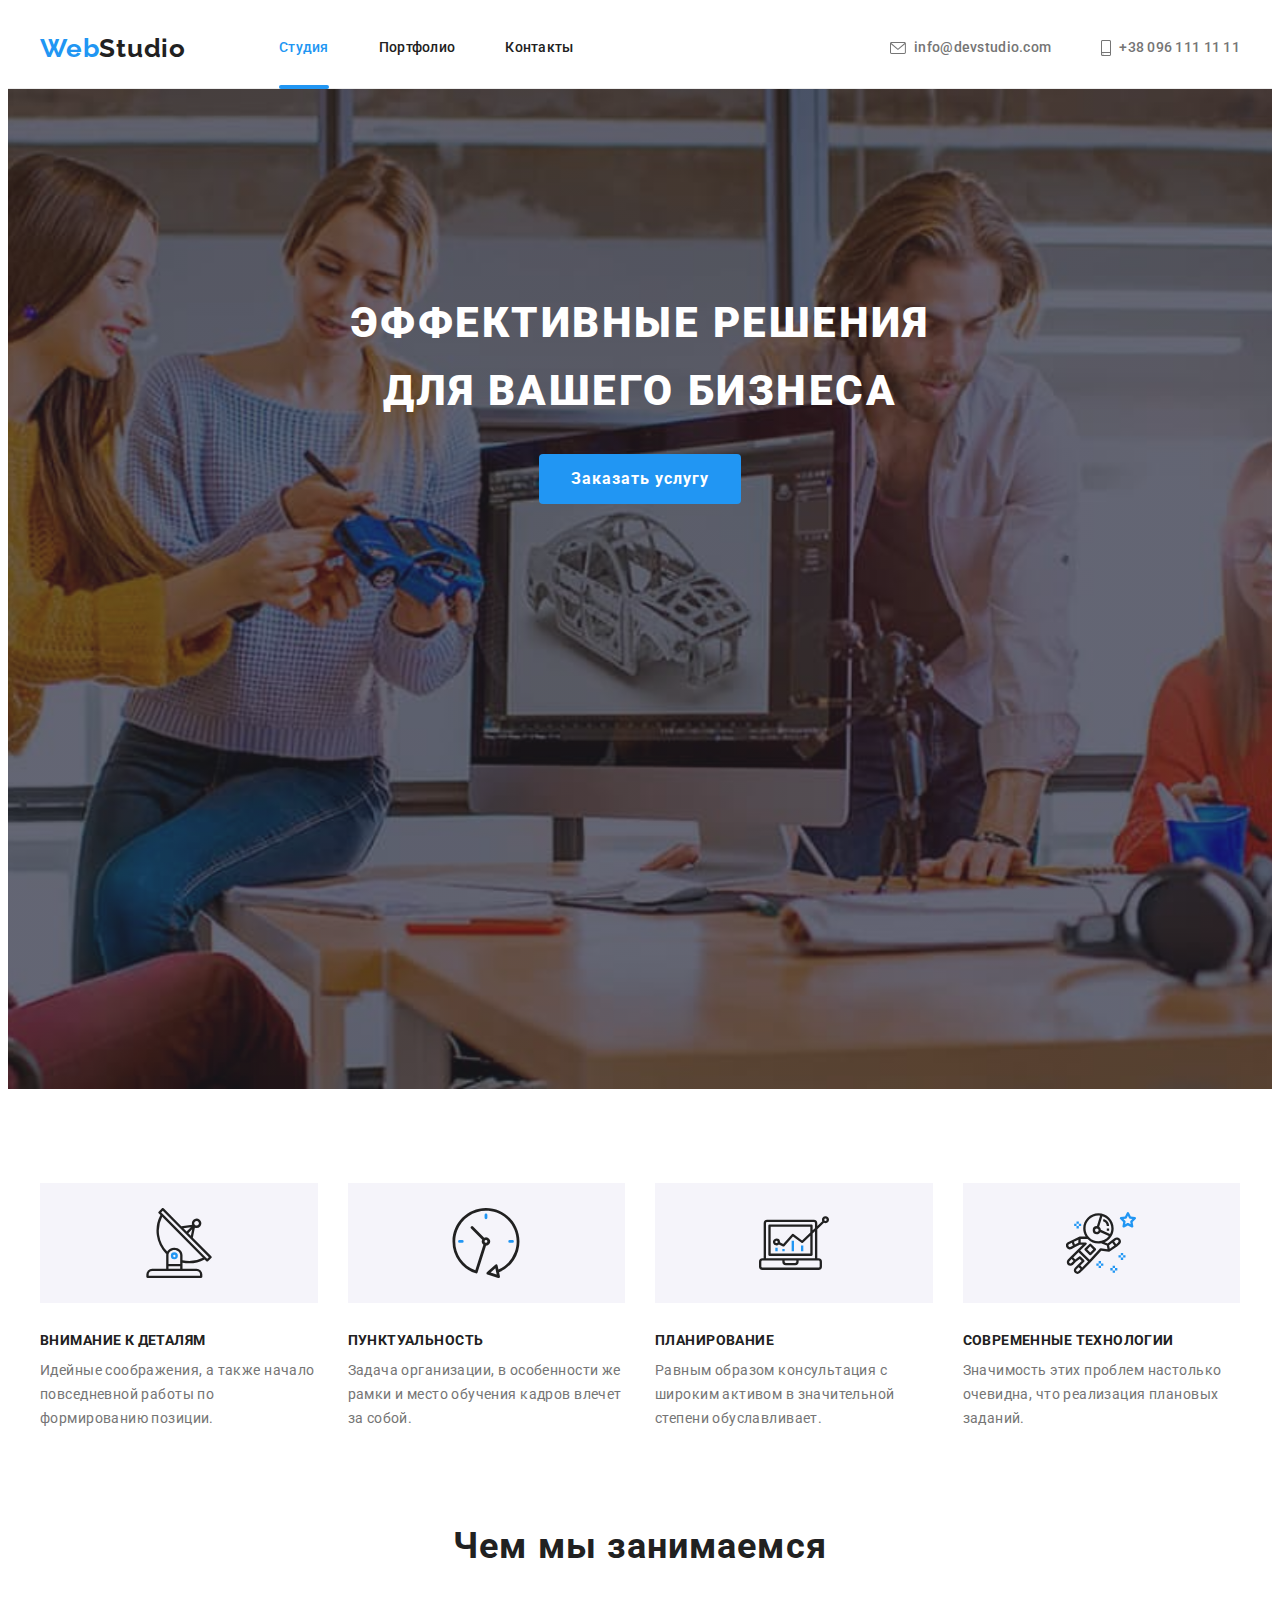
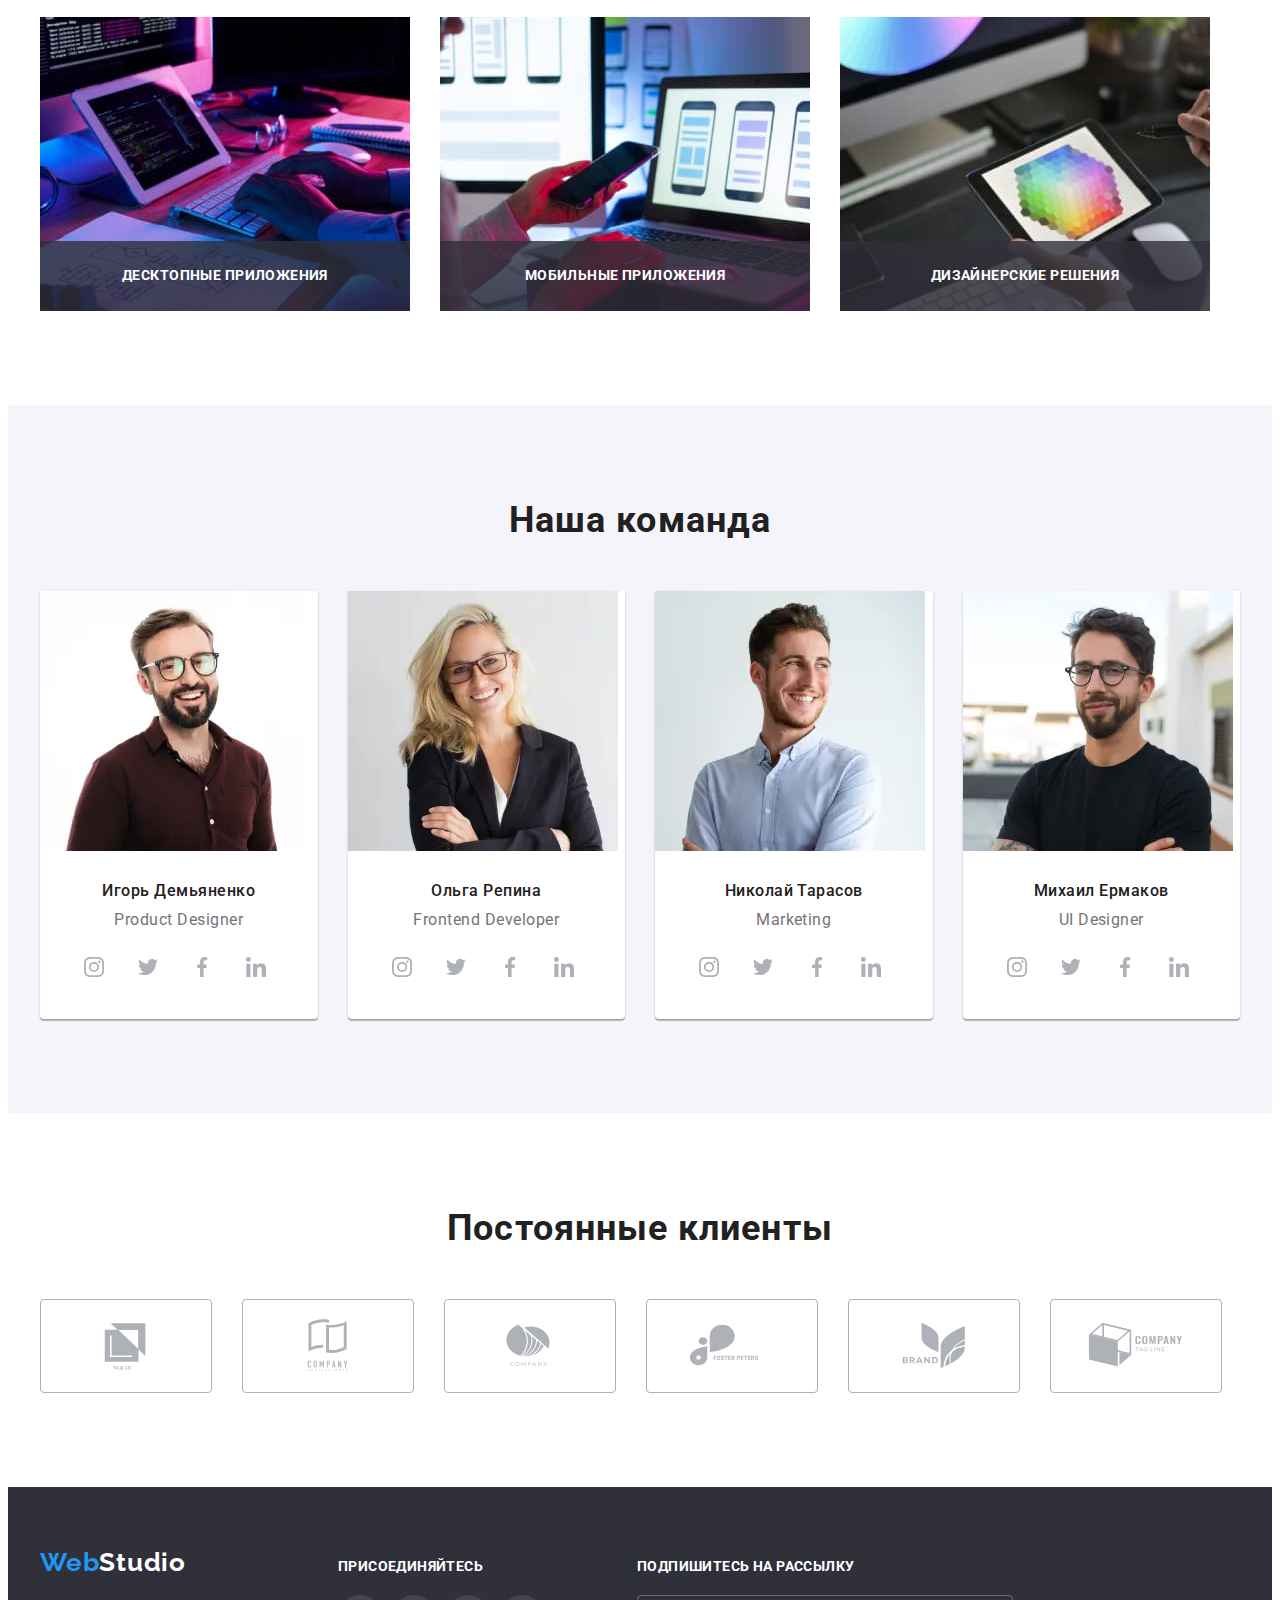
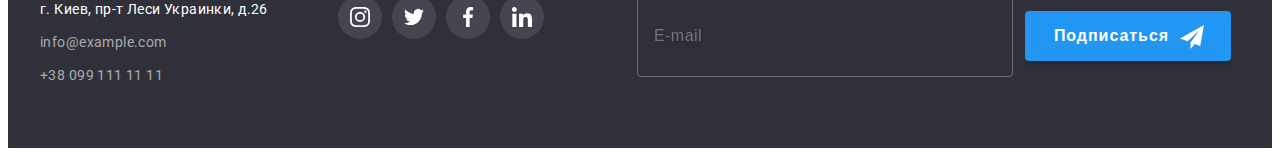
<file: index.html>
<!DOCTYPE html>
<html lang="ru">

<head>
  <meta charset="UTF-8" />
  <meta http-equiv="X-UA-Compatible" content="IE=edge" />
  <meta name="viewport" content="width=device-width, initial-scale=1.0" />
  <title>WebStudio</title>
  <link rel="preconnect" href="https://fonts.gstatic.com" />
  <link href="https://fonts.googleapis.com/css2?family=Raleway:wght@700&family=Roboto:wght@400;500;700;900&display=swap"
    rel="stylesheet" />
  <link rel="stylesheet" href="https://cdnjs.cloudflare.com/ajax/libs/modern-normalize/1.1.0/modern-normalize.min.css"
    integrity="sha512-wpPYUAdjBVSE4KJnH1VR1HeZfpl1ub8YT/NKx4PuQ5NmX2tKuGu6U/JRp5y+Y8XG2tV+wKQpNHVUX03MfMFn9Q=="
    crossorigin="anonymous" referrerpolicy="no-referrer" />
  <link rel="stylesheet" href="./css/main.min.css">
</head>

<body>

  <!-- Верхняя линия -->

  <header class="header">
    <div class="container header__container">
      <nav class="nav">
        <a href="./index.html" class="nav__logo logo link"><span class="colortext">Web</span>Studio</a>
        <ul class="nav__list list">
          <li class="nav__item"><a href="./index.html" class="nav__link link nav__link--current current">Студия</a></li>
          <li class="nav__item"><a href="./portfolio.html" class="nav__link link">Портфолио</a></li>
          <li class="nav__item"><a href="#" class="nav__link link">Контакты</a></li>
        </ul>
      </nav>

      <button type="button" class="mobile-menu__button" data-menu-button aria-expanded="false">
        <svg class="mobile-menu__icon">
          <use class="mobile-menu__open" href="./images/symbol-defs.svg#burger"></use>
          <use class="mobile-menu__close" href="./images/symbol-defs.svg#close"></use>
        </svg>
      </button>

      <ul class="contacts__list list">
        <li class="contacts__item">
          <a class="contacts__list list link" href="mailto:info@devstudio.com">
            <svg class="mail" width="16px" height="12px">
              <use href="./images/symbol-defs.svg#envelope"></use>
            </svg>
            info@devstudio.com
          </a>
        </li>
        <li class="contacts__item">
          <a class="contacts__list list link" href="tel:+38-096-111-11-11">
            <svg class="tel" width="10px" height="16px">
              <use href="./images/symbol-defs.svg#smartphone"></use>
            </svg>
            +38 096 111 11 11
          </a>
        </li>
      </ul>
    </div>

    <div class="mobile-menu" data-menu>
      <div class="mobile-menu__container">
        <ul class="mobile-menu__list list">
          <li class="mobile-menu__item"><a href="./index.html"
              class="mobile-menu__link link mobile-menu__link--current current">Студия</a></li>
          <li class="mobile-menu__item"><a href="./portfolio.html" class="mobile-menu__link link">Портфолио</a></li>
          <li class="mobile-menu__item"><a href="#" class="mobile-menu__link link">Контакты</a></li>
        </ul>

        <div class="mobile-menu__box">
          <ul class="mobile-contacts__list list">
            <li class="mobile-contacts__item">
              <a class="mobile-contacts__link mobile-contacts__tel list link" href="tel:+38-096-111-11-11">
                +38 096 111 11 11
              </a>
            </li>
            <li class="mobile-contacts__item">
              <a class="mobile-contacts__link list link" href="mailto:info@devstudio.com">
                info@devstudio.com
              </a>
            </li>
          </ul>

          <ul class="mobile-social__list list">
            <li class="mobile-social__item">
              <a class="mobile-social__link list link mobile-social__link--line1" href="#">Instagram</a>
            </li>
            <li class="mobile-social__item">
              <a class="mobile-social__link list link mobile-social__link--line2" href="#">Twitter</a>
            </li>
            <li class="mobile-social__item">
              <a class="mobile-social__link list link mobile-social__link--line3" href="#">Facebook</a>
            </li>
            <li class="mobile-social__item">
              <a class="mobile-social__link list link mobile-social__link--line4" href="#">LinkedIn</a>
            </li>
          </ul>
        </div>
      </div>
    </div>
  </header>

  <main>

    <!-- Герой -->

    <section class="hero">
      <div class="container">
        <h1 class="hero__title">ЭФФЕКТИВНЫЕ РЕШЕНИЯ <br /> ДЛЯ ВАШЕГО БИЗНЕСА</h1>
        <button class="hero__btn" type="button" data-modal-open>Заказать услугу</button>
      </div>
    </section>

    <!-- Наши преимущества -->

    <section class="advantages">
      <div class="container">
        <h2 class="visually-hidden">"Наши преимущества"</h2>
        <ul class="advantages__list list">
          <li class="advantages__icon advantages__icon--antenna">
            <h3 class="advantages__title">Внимание к деталям</h3>
            <p class="advantages__discription">
              Идейные соображения, а также начало повседневной работы по
              формированию позиции.
            </p>
          </li>
          <li class="advantages__icon advantages__icon--clock">
            <h3 class="advantages__title">Пунктуальность</h3>
            <p class="advantages__discription">
              Задача организации, в особенности же рамки и место обучения кадров
              влечет за собой.
            </p>
          </li>
          <li class="advantages__icon advantages__icon--diagram">
            <h3 class="advantages__title">Планирование</h3>
            <p class="advantages__discription">
              Равным образом консультация с широким активом в значительной
              степени обуславливает.
            </p>
          </li>
          <li class="advantages__icon advantages__icon--astronaut">
            <h3 class="advantages__title">Современные технологии</h3>
            <p class="advantages__discription">
              Значимость этих проблем настолько очевидна, что реализация
              плановых заданий.
            </p>
          </li>
        </ul>
      </div>
    </section>

    <!-- Примеры работ -->
    <section class="work">
      <div class="container">
        <h2 class="work__title">Чем мы занимаемся</h2>

        <ul class="work__list list">
          <li class="work__item">
            <div class="work__box">
              <img src="./images/box1.jpg" alt="Клавиатура" width="370" height="294" />
              <div class="work__overlay">
                <p class="work__text">Десктопные приложения</p>
              </div>
            </div>
          </li>

          <li class="work__item">
            <div class="work__box">
              <img src="./images/box2.jpg" alt="Телефон" width="370" height="294" />
              <div class="work__overlay">
                <p class="work__text">Мобильные приложения</p>
              </div>
            </div>
          </li>

          <li class="work__item">
            <div class="work__box">
              <img src="./images/box3.jpg" alt="Планшет" width="370" height="294" />
              <div class="work__overlay">
                <p class="work__text">Дизайнерские решения</p>
              </div>
            </div>
          </li>
        </ul>
      </div>
    </section>

    <!-- Персонал -->
    <section class="team">
      <div class="container">
        <h2 class="team__title">Наша команда</h2>

        <ul class="team__list list">
          <li class="team__item">

            <picture>
              <source media="(min-width: 1200px)"
                srcset="./images/desktop/team1.webp 1x, ./images/desktop/team1@2x.webp 2x" type="image/webp">
              <source media="(min-width: 1200px)"
                srcset="./images/desktop/team1.jpg 1x, ./images/desktop/team1@2x.jpg 2x">

              <source media="(min-width: 768px)"
                srcset="./images/tablet/team1.webp 1x, ./images/tablet/team1@2x.webp 2x" type="image/webp">
              <source media="(min-width: 768px)" srcset="./images/tablet/team1.jpg 1x, ./images/tablet/team1@2x.jpg 2x">

              <source media="(max-width: 767px)"
                srcset="./images/mobile/team1.webp 1x, ./images/mobile/team1@2x.webp 2x" type="image/webp">
              <source media="(max-width: 767px)" srcset="./images/mobile/team1.jpg 1x, ./images/mobile/team1@2x.jpg 2x">

              <img src="#" alt="Игорь Демьяненко Product Designer" />
            </picture>

            <div class="team__box">
              <h3 class="team__name">Игорь Демьяненко</h3>
              <p class="team__position" lang="en">Product Designer</p>
              <ul class="social-icon__list list">
                <li class="social-icon__item">
                  <a class="social-icon__link" href="">
                    <svg class="icon-social-net" width="20px" height="20px">
                      <use href="./images/symbol-defs.svg#instagram"></use>
                    </svg>
                  </a>
                </li>
                <li class="social-icon__item">
                  <a class="social-icon__link" href="">
                    <svg class="icon-social-net" width="20px" height="20px">
                      <use href="./images/symbol-defs.svg#twitter"></use>
                    </svg>
                  </a>
                </li>
                <li class="social-icon__item">
                  <a class="social-icon__link" href="">
                    <svg class="icon-social-net" width="20px" height="20px">
                      <use href="./images/symbol-defs.svg#facebook"></use>
                    </svg>
                  </a>
                </li>
                <li class="social-icon__item">
                  <a class="social-icon__link" href="">
                    <svg class="icon-social-net" width="20px" height="20px">
                      <use href="./images/symbol-defs.svg#linkedin"></use>
                    </svg>
                  </a>
                </li>
              </ul>
            </div>
          </li>
          <li class="team__item">

            <picture>
              <source media="(min-width: 1200px)"
                srcset="./images/desktop/team2.webp 1x, ./images/desktop/team2@2x.webp 2x" type="image/webp">
              <source media="(min-width: 1200px)"
                srcset="./images/desktop/team2.jpg 1x, ./images/desktop/team2@2x.jpg 2x">

              <source media="(min-width: 768px)"
                srcset="./images/tablet/team2.webp 1x, ./images/tablet/team2@2x.webp 2x" type="image/webp">
              <source media="(min-width: 768px)" srcset="./images/tablet/team2.jpg 1x, ./images/tablet/team2@2x.jpg 2x">

              <source media="(max-width: 767px)"
                srcset="./images/mobile/team2.webp 1x, ./images/mobile/team2@2x.webp 2x" type="image/webp">
              <source media="(max-width: 767px)" srcset="./images/mobile/team2.jpg 1x, ./images/mobile/team2@2x.jpg 2x">

              <img src="#" alt="Ольга Репина Frontend Developer" />
            </picture>

            <div class="team__box">
              <h3 class="team__name">Ольга Репина</h3>
              <p class="team__position" lang="en">Frontend Developer</p>
              <ul class="social-icon__list list">
                <li class="social-icon__item">
                  <a class="social-icon__link" href="">
                    <svg class="icon-social-net" width="20px" height="20px">
                      <use href="./images/symbol-defs.svg#instagram"></use>
                    </svg>
                  </a>
                </li>
                <li class="social-icon__item">
                  <a class="social-icon__link" href="">
                    <svg class="icon-social-net" width="20px" height="20px">
                      <use href="./images/symbol-defs.svg#twitter"></use>
                    </svg>
                  </a>
                </li>
                <li class="social-icon__item">
                  <a class="social-icon__link" href="">
                    <svg class="icon-social-net" width="20px" height="20px">
                      <use href="./images/symbol-defs.svg#facebook"></use>
                    </svg>
                  </a>
                </li>
                <li class="social-icon__item">
                  <a class="social-icon__link" href="">
                    <svg class="icon-social-net" width="20px" height="20px">
                      <use href="./images/symbol-defs.svg#linkedin"></use>
                    </svg>
                  </a>
                </li>
              </ul>
            </div>
          </li>
          <li class="team__item">

            <picture>

              <source media="(min-width: 1200px)"
                srcset="./images/desktop/team3.webp 1x, ./images/desktop/team3@2x.webp 2x" type="image/webp">
              <source media="(min-width: 1200px)"
                srcset="./images/desktop/team3.jpg 1x, ./images/desktop/team3@2x.jpg 2x">

              <source media="(min-width: 768px)"
                srcset="./images/tablet/team3.webp 1x, ./images/tablet/team3@2x.webp 2x" type="image/webp">
              <source media="(min-width: 768px)" srcset="./images/tablet/team3.jpg 1x, ./images/tablet/team3@2x.jpg 2x">

              <source media="(max-width: 767px)"
                srcset="./images/mobile/team3.webp 1x, ./images/mobile/team3@2x.webp 2x" type="image/webp">
              <source media="(max-width: 767px)" srcset="./images/mobile/team3.jpg 1x, ./images/mobile/team3@2x.jpg 2x">

              <img src="#" alt="Николай Тарасов Marketing" />
            </picture>

            <div class="team__box">
              <h3 class="team__name">Николай Тарасов</h3>
              <p class="team__position" lang="en">Marketing</p>
              <ul class="social-icon__list list">
                <li class="social-icon__item">
                  <a class="social-icon__link" href="">
                    <svg class="icon-social-net" width="20px" height="20px">
                      <use href="./images/symbol-defs.svg#instagram"></use>
                    </svg>
                  </a>
                </li>
                <li class="social-icon__item">
                  <a class="social-icon__link" href="">
                    <svg class="icon-social-net" width="20px" height="20px">
                      <use href="./images/symbol-defs.svg#twitter"></use>
                    </svg>
                  </a>
                </li>
                <li class="social-icon__item">
                  <a class="social-icon__link" href="">
                    <svg class="icon-social-net" width="20px" height="20px">
                      <use href="./images/symbol-defs.svg#facebook"></use>
                    </svg>
                  </a>
                </li>
                <li class="social-icon__item">
                  <a class="social-icon__link" href="">
                    <svg class="icon-social-net" width="20px" height="20px">
                      <use href="./images/symbol-defs.svg#linkedin"></use>
                    </svg>
                  </a>
                </li>
              </ul>
            </div>
          </li>
          <li class="team__item">
            <picture>

              <source media="(min-width: 1200px)"
                srcset="./images/desktop/team4.webp 1x, ./images/desktop/team4@2x.webp 2x" type="image/webp">
              <source media="(min-width: 1200px)"
                srcset="./images/desktop/team4.jpg 1x, ./images/desktop/team4@2x.jpg 2x">

              <source media="(min-width: 768px)"
                srcset="./images/tablet/team4.webp 1x, ./images/tablet/team4@2x.webp 2x" type="image/webp">
              <source media="(min-width: 768px)" srcset="./images/tablet/team4.jpg 1x, ./images/tablet/team4@2x.jpg 2x">

              <source media="(max-width: 767px)"
                srcset="./images/mobile/team4.webp 1x, ./images/mobile/team4@2x.webp 2x" type="image/webp">
              <source media="(max-width: 767px)" srcset="./images/mobile/team4.jpg 1x, ./images/mobile/team4@2x.jpg 2x">

              <img src="#" alt="Михаил Ермаков UI Designer" />
            </picture>
            <div class="team__box">
              <h3 class="team__name">Михаил Ермаков</h3>
              <p class="team__position" lang="en">UI Designer</p>
              <ul class="social-icon__list list">
                <li class="social-icon__item">
                  <a class="social-icon__link" href="">
                    <svg class="icon-social-net" width="20px" height="20px">
                      <use href="./images/symbol-defs.svg#instagram"></use>
                    </svg>
                  </a>
                </li>

                <li class="social-icon__item">
                  <a class="social-icon__link" href="">
                    <svg class="icon-social-net" width="20px" height="20px">
                      <use href="./images/symbol-defs.svg#twitter"></use>
                    </svg>
                  </a>
                </li>

                <li class="social-icon__item">
                  <a class="social-icon__link" href="">
                    <svg class="icon-social-net" width="20px" height="20px">
                      <use href="./images/symbol-defs.svg#facebook"></use>
                    </svg>
                  </a>
                </li>

                <li class="social-icon__item">
                  <a class="social-icon__link" href="">
                    <svg class="icon-social-net" width="20px" height="20px">
                      <use href="./images/symbol-defs.svg#linkedin"></use>
                    </svg>
                  </a>
                </li>
              </ul>
            </div>
          </li>
        </ul>
      </div>
    </section>

    <!-- Постоянные клиенты -->

    <section class="clients">
      <div class="container">
        <h2 class="clients__title">Постоянные клиенты</h2>

        <ul class="clients__list list">
          <li class="clients-icon__item">
            <a class="clients-icon__link" href="">
              <svg class="clients__icon" width="106px" height="60px">
                <use href="./images/symbol-defs.svg#logo1"></use>
              </svg>
            </a>
          </li>

          <li class="clients-icon__item">
            <a class="clients-icon__link" href="">
              <svg class="clients__icon" width="106px" height="60px">
                <use href="./images/symbol-defs.svg#logo2"></use>
              </svg>
            </a>
          </li>

          <li class="clients-icon__item">
            <a class="clients-icon__link" href="">
              <svg class="clients__icon" width="106px" height="60px">
                <use href="./images/symbol-defs.svg#logo3"></use>
              </svg>
            </a>
          </li>

          <li class="clients-icon__item">
            <a class="clients-icon__link" href="">
              <svg class="clients__icon" width="106px" height="60px">
                <use href="./images/symbol-defs.svg#logo4"></use>
              </svg>
            </a>
          </li>

          <li class="clients-icon__item">
            <a class="clients-icon__link" href="">
              <svg class="clients__icon" width="106px" height="60px">
                <use href="./images/symbol-defs.svg#logo5"></use>
              </svg>
            </a>
          </li>

          <li class="clients-icon__item">
            <a class="clients-icon__link" href="">
              <svg class="clients__icon" width="106px" height="60px">
                <use href="./images/symbol-defs.svg#logo6"></use>
              </svg>
            </a>
          </li>
        </ul>

      </div>
    </section>
  </main>

  <!-- Футер -->
  <footer class="footer">
    <div class="container cont-footer">

      <div class="address-space">
        <a href="./index.html" class="footer-logo link"><span class="colortext">Web</span>Studio</a>
        <address>
          <ul class="listf1">
            <li class="nav-footer">
              <a class="address address--white link" href="https://goo.gl/maps/Jx8asXohvqwmKy7FA" target="_blank"
                rel="noopener noreferrer">г. Киев, пр-т Леси Украинки, д.26</a>
            </li>
            <li class="nav-footer">
              <a class="address-contacts link" href="mailto:info@example.com">info@example.com</a>
            </li>
            <li class="nav-footer">
              <a class="address-contacts link" href="tel:+38-099-111-11-11">+38 099 111 11 11</a>
            </li>
          </ul>
        </address>
      </div>
      <div class="join-us">
        <p class="text">ПРИСОЕДИНЯЙТЕСЬ</p>
        <ul class="icon-social-footer listf2">
          <li class="icon-social-footer-list">
            <a class="link-social-footer" href="">
              <svg class="icon-social-net" width="20px" height="20px">
                <use href="./images/symbol-defs.svg#instagram"></use>
              </svg>
            </a>
          </li>

          <li class="icon-social-footer-list">
            <a class="link-social-footer" href="">
              <svg class="icon-social-net" width="20px" height="20px">
                <use href="./images/symbol-defs.svg#twitter"></use>
              </svg>
            </a>
          </li>

          <li class="icon-social-footer-list">
            <a class="link-social-footer" href="">
              <svg class="icon-social-net" width="20px" height="20px">
                <use href="./images/symbol-defs.svg#facebook"></use>
              </svg>
            </a>
          </li>

          <li class="icon-social-footer-list">
            <a class="link-social-footer" href="">
              <svg class="icon-social-net" width="20px" height="20px">
                <use href="./images/symbol-defs.svg#linkedin"></use>
              </svg>
            </a>
          </li>
        </ul>
      </div>
      <div class="subscribe">
        <p class="text">Подпишитесь на рассылку</p>
        <form class="form-position" action="#">
          <input class="form-inputf" type="email" name="email" placeholder="E-mail" required>
          <button class="form-buttonf" type="submit">Подписаться</button>
        </form>
      </div>
    </div>
  </footer>

  <!-- Модалка -->

  <div class="backdrop is-hidden" data-modal>
    <div class="modal-form">
      <button type="button" class="close-btn" data-modal-close>
        <svg class="icon-close" width="18px" height="18px">
          <use href="./images/symbol-defs.svg#close"></use>
        </svg>
      </button>

      <h3 class="title-form">Оставьте свои данные, мы вам перезвоним</h3>

      <form class="form-indent">
        <label class="form-label" for="user-name">Имя</label>
        <div class="form-box">
          <input class="form-input" type="text" name="user-name" id="user-name">
          <svg class="form-icon">
            <use href="./images/symbol-defs.svg#person"></use>
          </svg>
        </div>

        <label class="form-label" for="user-phone">Телефон</label>
        <div class="form-box">
          <input class="form-input" type="tel" name="user-phone" id="user-phone">
          <svg class="form-icon">
            <use href="./images/symbol-defs.svg#phone"></use>
          </svg>
        </div>

        <label class="form-label" for="user-mail">Почта</label>
        <div class="form-box">
          <input class="form-input" type="email" name="user-mail" id="user-mail">
          <svg class="form-icon">
            <use href="./images/symbol-defs.svg#email"></use>
          </svg>
        </div>

        <label class="form-label">Комментарий</label>
        <textarea class="form-textarea" name="feedback" id="feedback" cols="20" rows="10"
          placeholder="Введите текст"></textarea>
        <label for="modal-checkbox" class="input-label">
          <input type="checkbox" name="modal-checkbox" id="modal-checkbox" class="checkbox visually-hidden">
          <span class="checkbox-box"></span>
          <span class="form-agree">Соглашаюсь с рассылкой и принимаю&nbsp;
            <a class="form-link" href="https://zakon.rada.gov.ua/laws/show/2341-14" target="_blank" rel="noopener
              norefferer">Условия договора</a></span>
        </label>
        <button class="form-button" type="submit">Отправить</button>
      </form>

    </div>
  </div>
  <script src="./js/modal.js"></script>
  <script src="js/mobile-menu.js"></script>
</body>

</html>
</file>
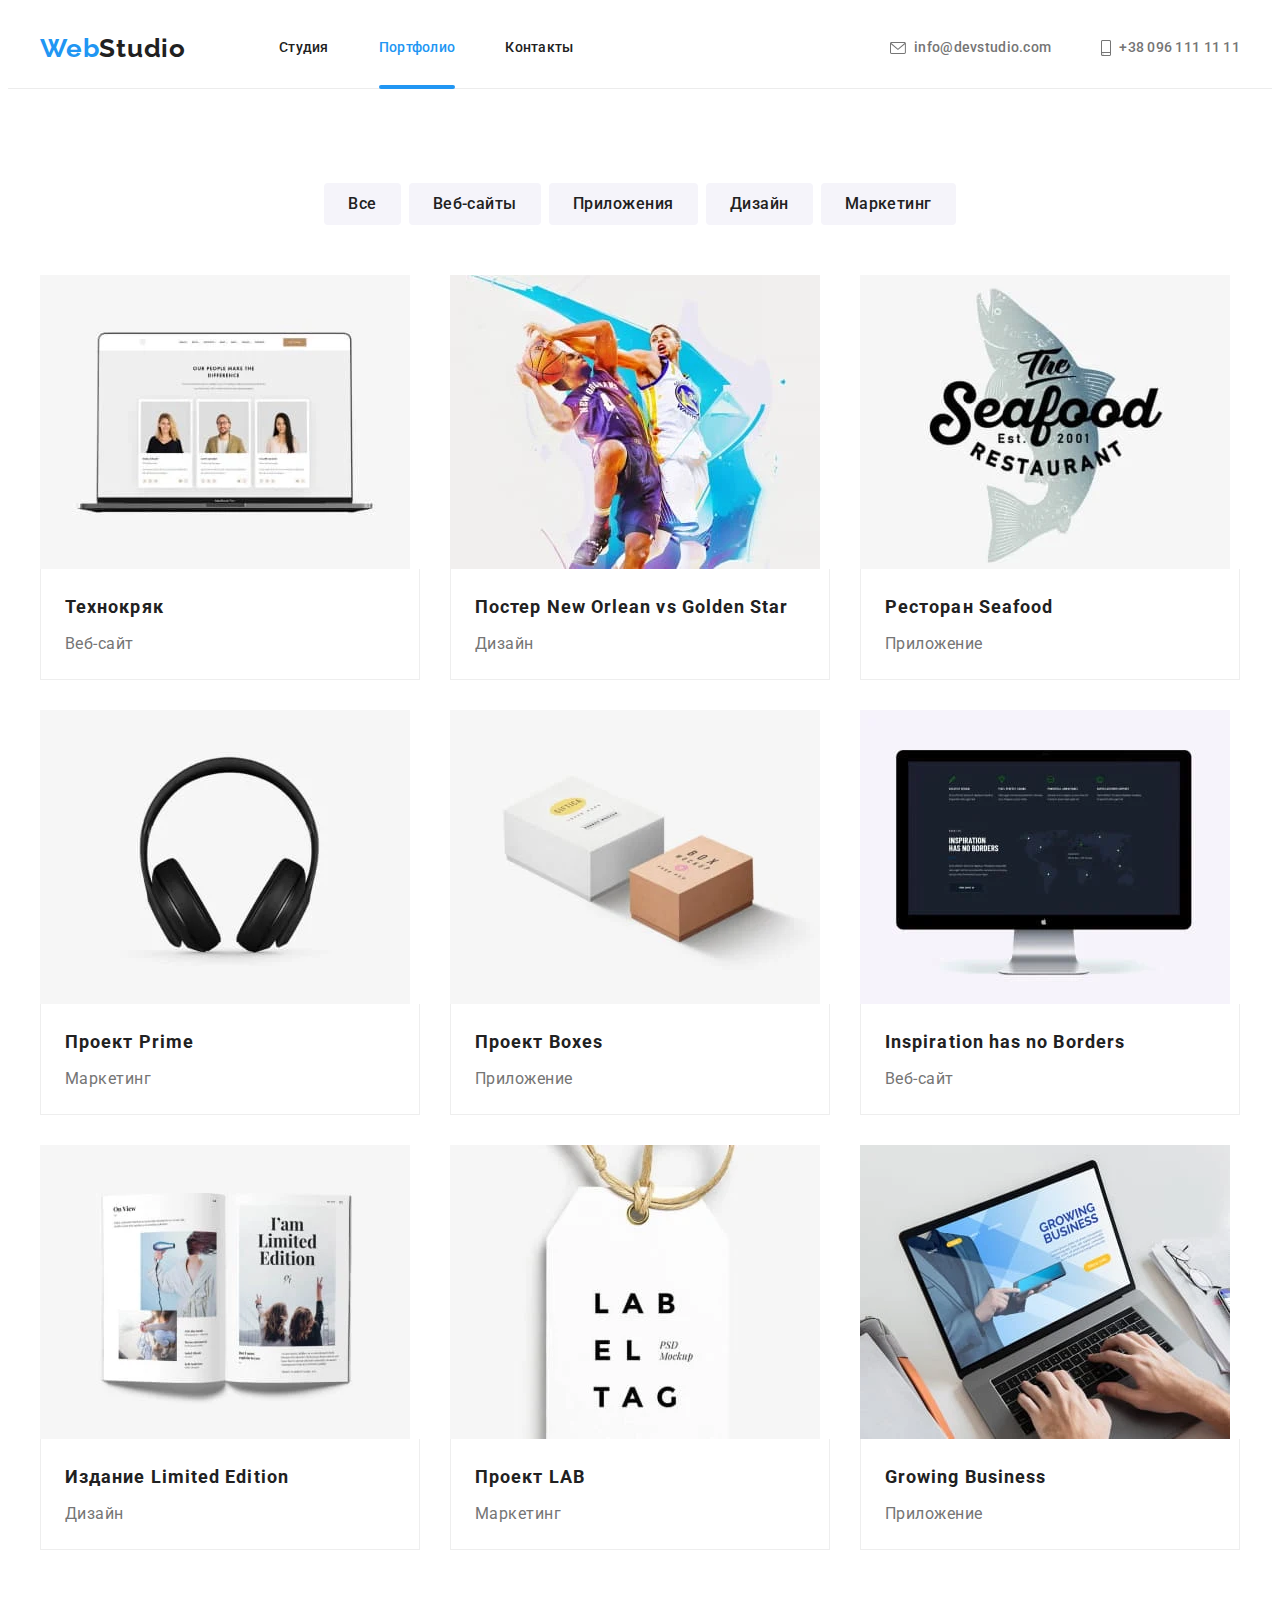
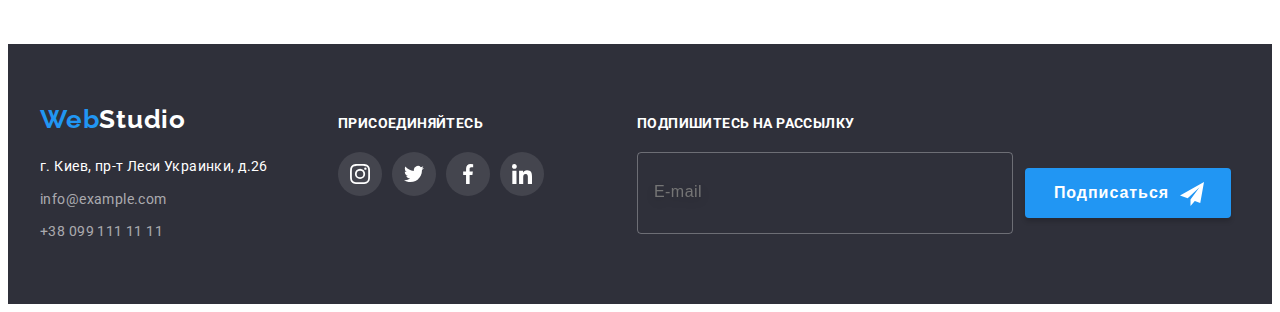
<file: portfolio.html>
<!DOCTYPE html>
<html lang="ru">

<head>
  <meta charset="UTF-8" />
  <meta http-equiv="X-UA-Compatible" content="IE=edge" />
  <meta name="viewport" content="width=device-width, initial-scale=1.0" />
  <title>Portfolio</title>
  <link rel="preconnect" href="https://fonts.gstatic.com">
  <link href="https://fonts.googleapis.com/css2?family=Raleway:wght@700&family=Roboto:wght@400;500;700;900&display=swap"
    rel="stylesheet" />
  <link rel="stylesheet" href="https://cdnjs.cloudflare.com/ajax/libs/modern-normalize/1.1.0/modern-normalize.min.css"
    integrity="sha512-wpPYUAdjBVSE4KJnH1VR1HeZfpl1ub8YT/NKx4PuQ5NmX2tKuGu6U/JRp5y+Y8XG2tV+wKQpNHVUX03MfMFn9Q=="
    crossorigin="anonymous" referrerpolicy="no-referrer" />
  <link rel="stylesheet" href="./css/main.min.css">
</head>

<body data-body>
  <!-- Шапка сайта -->
  <header class="header">
    <div class="container header__container">
      <nav class="nav">
        <a href="./index.html" class="nav__logo logo link"><span class="colortext">Web</span>Studio</a>
        <ul class="nav__list list">
          <li class="nav__item"><a href="./index.html" class="nav__link link">Студия</a></li>
          <li class="nav__item"><a href="./portfolio.html"
              class="nav__link link nav__link--current current">Портфолио</a></li>
          <li class="nav__item"><a href="#" class="nav__link link">Контакты</a></li>
        </ul>
      </nav>

      <button type="button" class="mobile-menu__button" data-menu-button aria-expanded="false">
        <svg class="mobile-menu__icon">
          <use class="mobile-menu__open" href="./images/symbol-defs.svg#burger"></use>
          <use class="mobile-menu__close" href="./images/symbol-defs.svg#close"></use>
        </svg>
      </button>

      <ul class="contacts__list list">
        <li class="contacts__item">
          <a class="contacts__list list link" href="mailto:info@devstudio.com">
            <svg class="mail" width="16px" height="12px">
              <use href="./images/symbol-defs.svg#envelope"></use>
            </svg>
            info@devstudio.com
          </a>
        </li>
        <li class="contacts__item">
          <a class="contacts__list list link" href="tel:+38-096-111-11-11">
            <svg class="tel" width="10px" height="16px">
              <use href="./images/symbol-defs.svg#smartphone"></use>
            </svg>
            +38 096 111 11 11
          </a>
        </li>
      </ul>
    </div>

    <div class="mobile-menu" data-menu>
      <div class="mobile-menu__container">
        <ul class="mobile-menu__list list">
          <li class="mobile-menu__item"><a href="./index.html" class="mobile-menu__link link">Студия</a></li>
          <li class="mobile-menu__item"><a href="./portfolio.html"
              class="mobile-menu__link link mobile-menu__link--current current">Портфолио</a></li>
          <li class="mobile-menu__item"><a href="#" class="mobile-menu__link link">Контакты</a></li>
        </ul>

        <div class="mobile-menu__box">
          <ul class="mobile-contacts__list list">
            <li class="mobile-contacts__item">
              <a class="mobile-contacts__link mobile-contacts__tel list link" href="tel:+38-096-111-11-11">
                +38 096 111 11 11
              </a>
            </li>
            <li class="mobile-contacts__item">
              <a class="mobile-contacts__link list link" href="mailto:info@devstudio.com">
                info@devstudio.com
              </a>
            </li>
          </ul>

          <ul class="mobile-social__list list">
            <li class="mobile-social__item">
              <a class="mobile-social__link list link mobile-social__link--line1" href="#">Instagram</a>
            </li>
            <li class="mobile-social__item">
              <a class="mobile-social__link list link mobile-social__link--line2" href="#">Twitter</a>
            </li>
            <li class="mobile-social__item">
              <a class="mobile-social__link list link mobile-social__link--line3" href="#">Facebook</a>
            </li>
            <li class="mobile-social__item">
              <a class="mobile-social__link list link mobile-social__link--line4" href="#">LinkedIn</a>
            </li>
          </ul>
        </div>
      </div>
    </div>
  </header>

  <main>
    <!-- Герой -->
    <section class="portfolio">
      <div class="container">
        <h1 class="visually-hidden">"особенности"</h1>
        <ul class="filter-list">
          <li class="filter-item"><button class="buttons" type="button">Все</button></li>
          <li class="filter-item"><button class="buttons" type="button">Веб-сайты</button></li>
          <li class="filter-item"><button class="buttons" type="button">Приложения</button></li>
          <li class="filter-item"><button class="buttons" type="button">Дизайн</button></li>
          <li class="filter-item"><button class="buttons" type="button">Маркетинг</button></li>
        </ul>

        <!-- Проекты -->

        <ul class="project-list">
          <li class="indents-between-projects">
            <a class="card link" href="">
              <div class="projects-card-group">

                <picture>
                  <source media="(min-width: 1200px)"
                    srcset="./images/desktop/portfolio/img.webp 1x, ./images/desktop/portfolio/img@2x.webp 2x"
                    type="image/webp">
                  <source media="(min-width: 1200px)"
                    srcset="./images/desktop/portfolio/img.jpg 1x, ./images/desktop/portfolio/img@2x.jpg 2x">

                  <source media="(min-width: 768px)"
                    srcset="./images/tablet/portfolio/img.webp 1x, ./images/tablet/portfolio/img@2x.webp 2x"
                    type="image/webp">
                  <source media="(min-width: 768px)"
                    srcset="./images/tablet/portfolio/img.jpg 1x, ./images/tablet/portfolio/img@2x.jpg 2x">

                  <source media="(max-width: 767px)"
                    srcset="./images/mobile/portfolio/img.webp 1x, ./images/mobile/portfolio/img@2x.webp 2x"
                    type="image/webp">
                  <source media="(max-width: 767px)"
                    srcset="./images/mobile/portfolio/img.jpg 1x, ./images/mobile/portfolio/img@2x.jpg 2x">

                  <img src="#" alt="Ноутбук на нем открыт сайт Технокряк" />
                </picture>

                <p class="text-project">Технокряк это современная площадка распространения коронавируса. Компании
                  используют эту платформу для цифрового шпионажа и атак на защищённые сервера конкурентов.</p>
              </div>
              <div class="projects-box">
                <h2 class="projects">Технокряк</h2>
                <p class="projects-description">Веб-сайт</p>
              </div>
            </a>
          </li>

          <li class="indents-between-projects">
            <a class="card link" href="">
              <div class="projects-card-group">

                <picture>
                  <source media="(min-width: 1200px)"
                    srcset="./images/desktop/portfolio/img-1.webp 1x, ./images/desktop/portfolio/img-1@2x.webp 2x"
                    type="image/webp">
                  <source media="(min-width: 1200px)"
                    srcset="./images/desktop/portfolio/img-1.jpg 1x, ./images/desktop/portfolio/img-1@2x.jpg 2x">

                  <source media="(min-width: 768px)"
                    srcset="./images/tablet/portfolio/img-1.webp 1x, ./images/tablet/portfolio/img-1@2x.webp 2x"
                    type="image/webp">
                  <source media="(min-width: 768px)"
                    srcset="./images/tablet/portfolio/img-1.jpg 1x, ./images/tablet/portfolio/img-1@2x.jpg 2x">

                  <source media="(max-width: 767px)"
                    srcset="./images/mobile/portfolio/img-1.webp 1x, ./images/mobile/portfolio/img-1@2x.webp 2x"
                    type="image/webp">
                  <source media="(max-width: 767px)"
                    srcset="./images/mobile/portfolio/img-1.jpg 1x, ./images/mobile/portfolio/img-1@2x.jpg 2x">

                  <img src="#" alt="Постер New Orlean vs Golden Star" />
                </picture>

                <p class="text-project">Технокряк это современная площадка распространения коронавируса. Компании
                  используют эту платформу для цифрового шпионажа и атак на защищённые сервера конкурентов.</p>
              </div>
              <div class="projects-box">
                <h2 class="projects">Постер New Orlean vs Golden Star</h2>
                <p class="projects-description">Дизайн</p>
              </div>
            </a>
          </li>

          <li class="indents-between-projects">
            <a class="card link" href="">
              <div class="projects-card-group">

                <picture>
                  <source media="(min-width: 1200px)"
                    srcset="./images/desktop/portfolio/img-2.webp 1x, ./images/desktop/portfolio/img-2@2x.webp 2x"
                    type="image/webp">
                  <source media="(min-width: 1200px)"
                    srcset="./images/desktop/portfolio/img-2.jpg 1x, ./images/desktop/portfolio/img-2@2x.jpg 2x">

                  <source media="(min-width: 768px)"
                    srcset="./images/tablet/portfolio/img-2.webp 1x, ./images/tablet/portfolio/img-2@2x.webp 2x"
                    type="image/webp">
                  <source media="(min-width: 768px)"
                    srcset="./images/tablet/portfolio/img-2.jpg 1x, ./images/tablet/portfolio/img-2@2x.jpg 2x">

                  <source media="(max-width: 767px)"
                    srcset="./images/mobile/portfolio/img-2.webp 1x, ./images/mobile/portfolio/img-2@2x.webp 2x"
                    type="image/webp">
                  <source media="(max-width: 767px)"
                    srcset="./images/mobile/portfolio/img-2.jpg 1x, ./images/mobile/portfolio/img-2@2x.jpg 2x">

                  <img src="#" alt="Эмблема с рыбой и текстом" />
                </picture>

                <p class="text-project">Технокряк это современная площадка распространения коронавируса. Компании
                  используют эту платформу для цифрового шпионажа и атак на защищённые сервера конкурентов.</p>
              </div>
              <div class="projects-box">
                <h2 class="projects">Ресторан Seafood</h2>
                <p class="projects-description">Приложение</p>
              </div>
            </a>
          </li>

          <li class="indents-between-projects">
            <a class="card link" href="">
              <div class="projects-card-group">

                <picture>
                  <source media="(min-width: 1200px)"
                    srcset="./images/desktop/portfolio/img-3.webp 1x, ./images/desktop/portfolio/img-3@2x.webp 2x"
                    type="image/webp">
                  <source media="(min-width: 1200px)"
                    srcset="./images/desktop/portfolio/img-3.jpg 1x, ./images/desktop/portfolio/img-3@2x.jpg 2x">

                  <source media="(min-width: 768px)"
                    srcset="./images/tablet/portfolio/img-3.webp 1x, ./images/tablet/portfolio/img-3@2x.webp 2x"
                    type="image/webp">
                  <source media="(min-width: 768px)"
                    srcset="./images/tablet/portfolio/img-3.jpg 1x, ./images/tablet/portfolio/img-3@2x.jpg 2x">

                  <source media="(max-width: 767px)"
                    srcset="./images/mobile/portfolio/img-3.webp 1x, ./images/mobile/portfolio/img-3@2x.webp 2x"
                    type="image/webp">
                  <source media="(max-width: 767px)"
                    srcset="./images/mobile/portfolio/img-3.jpg 1x, ./images/mobile/portfolio/img-3@2x.jpg 2x">

                  <img src="#" alt="Наушники" />
                </picture>

                <p class="text-project">Технокряк это современная площадка распространения коронавируса. Компании
                  используют эту платформу для цифрового шпионажа и атак на защищённые сервера конкурентов.</p>
              </div>
              <div class="projects-box">
                <h2 class="projects">Проект Prime</h2>
                <p class="projects-description">Маркетинг</p>
              </div>
            </a>
          </li>

          <li class="indents-between-projects">
            <a class="card link" href="">
              <div class="projects-card-group">

                <picture>
                  <source media="(min-width: 1200px)"
                    srcset="./images/desktop/portfolio/img-4.webp 1x, ./images/desktop/portfolio/img-4@2x.webp 2x"
                    type="image/webp">
                  <source media="(min-width: 1200px)"
                    srcset="./images/desktop/portfolio/img-4.jpg 1x, ./images/desktop/portfolio/img-4@2x.jpg 2x">

                  <source media="(min-width: 768px)"
                    srcset="./images/tablet/portfolio/img-4.webp 1x, ./images/tablet/portfolio/img-4@2x.webp 2x"
                    type="image/webp">
                  <source media="(min-width: 768px)"
                    srcset="./images/tablet/portfolio/img-4.jpg 1x, ./images/tablet/portfolio/img-4@2x.jpg 2x">

                  <source media="(max-width: 767px)"
                    srcset="./images/mobile/portfolio/img-4.webp 1x, ./images/mobile/portfolio/img-4@2x.webp 2x"
                    type="image/webp">
                  <source media="(max-width: 767px)"
                    srcset="./images/mobile/portfolio/img-4.jpg 1x, ./images/mobile/portfolio/img-4@2x.jpg 2x">

                  <img src="#" alt="Две коробки" />
                </picture>

                <p class="text-project">Технокряк это современная площадка распространения коронавируса. Компании
                  используют эту платформу для цифрового шпионажа и атак на защищённые сервера конкурентов.</p>
              </div>
              <div class="projects-box">
                <h2 class="projects">Проект Boxes</h2>
                <p class="projects-description">Приложение</p>
              </div>
            </a>
          </li>

          <li class="indents-between-projects">
            <a class="card link" href="">
              <div class="projects-card-group">

                <picture>
                  <source media="(min-width: 1200px)"
                    srcset="./images/desktop/portfolio/img-5.webp 1x, ./images/desktop/portfolio/img-5@2x.webp 2x"
                    type="image/webp">
                  <source media="(min-width: 1200px)"
                    srcset="./images/desktop/portfolio/img-5.jpg 1x, ./images/desktop/portfolio/img-5@2x.jpg 2x">

                  <source media="(min-width: 768px)"
                    srcset="./images/tablet/portfolio/img-5.webp 1x, ./images/tablet/portfolio/img-5@2x.webp 2x"
                    type="image/webp">
                  <source media="(min-width: 768px)"
                    srcset="./images/tablet/portfolio/img-5.jpg 1x, ./images/tablet/portfolio/img-5@2x.jpg 2x">

                  <source media="(max-width: 767px)"
                    srcset="./images/mobile/portfolio/img-5.webp 1x, ./images/mobile/portfolio/img-5@2x.webp 2x"
                    type="image/webp">
                  <source media="(max-width: 767px)"
                    srcset="./images/mobile/portfolio/img-5.jpg 1x, ./images/mobile/portfolio/img-5@2x.jpg 2x">

                  <img src="#" alt="Монитор и на нем сайт" />
                </picture>

                <p class="text-project">Технокряк это современная площадка распространения коронавируса. Компании
                  используют эту платформу для цифрового шпионажа и атак на защищённые сервера конкурентов.</p>
              </div>
              <div class="projects-box">
                <h2 class="projects">Inspiration has no Borders</h2>
                <p class="projects-description">Веб-сайт</p>
              </div>
            </a>
          </li>

          <li class="indents-between-projects">
            <a class="card link" href="">
              <div class="projects-card-group">

                <picture>
                  <source media="(min-width: 1200px)"
                    srcset="./images/desktop/portfolio/img-6.webp 1x, ./images/desktop/portfolio/img-6@2x.webp 2x"
                    type="image/webp">
                  <source media="(min-width: 1200px)"
                    srcset="./images/desktop/portfolio/img-6.jpg 1x, ./images/desktop/portfolio/img-6@2x.jpg 2x">

                  <source media="(min-width: 768px)"
                    srcset="./images/tablet/portfolio/img-6.webp 1x, ./images/tablet/portfolio/img-6@2x.webp 2x"
                    type="image/webp">
                  <source media="(min-width: 768px)"
                    srcset="./images/tablet/portfolio/img-6.jpg 1x, ./images/tablet/portfolio/img-6@2x.jpg 2x">

                  <source media="(max-width: 767px)"
                    srcset="./images/mobile/portfolio/img-6.webp 1x, ./images/mobile/portfolio/img-6@2x.webp 2x"
                    type="image/webp">
                  <source media="(max-width: 767px)"
                    srcset="./images/mobile/portfolio/img-6.jpg 1x, ./images/mobile/portfolio/img-6@2x.jpg 2x">

                  <img src="#" alt="Журнал Limited Edition" />
                </picture>

                <p class="text-project">Технокряк это современная площадка распространения коронавируса. Компании
                  используют эту платформу для цифрового шпионажа и атак на защищённые сервера конкурентов.</p>
              </div>
              <div class="projects-box">
                <h2 class="projects">Издание Limited Edition</h2>
                <p class="projects-description">Дизайн</p>
              </div>
            </a>
          </li>

          <li class="indents-between-projects">
            <a class="card link" href="">
              <div class="projects-card-group">

                <picture>
                  <source media="(min-width: 1200px)"
                    srcset="./images/desktop/portfolio/img-7.webp 1x, ./images/desktop/portfolio/img-7@2x.webp 2x"
                    type="image/webp">
                  <source media="(min-width: 1200px)"
                    srcset="./images/desktop/portfolio/img-7.jpg 1x, ./images/desktop/portfolio/img-7@2x.jpg 2x">

                  <source media="(min-width: 768px)"
                    srcset="./images/tablet/portfolio/img-7.webp 1x, ./images/tablet/portfolio/img-7@2x.webp 2x"
                    type="image/webp">
                  <source media="(min-width: 768px)"
                    srcset="./images/tablet/portfolio/img-7.jpg 1x, ./images/tablet/portfolio/img-7@2x.jpg 2x">

                  <source media="(max-width: 767px)"
                    srcset="./images/mobile/portfolio/img-7.webp 1x, ./images/mobile/portfolio/img-7@2x.webp 2x"
                    type="image/webp">
                  <source media="(max-width: 767px)"
                    srcset="./images/mobile/portfolio/img-7.jpg 1x, ./images/mobile/portfolio/img-7@2x.jpg 2x">

                  <img src="#" alt="Бирка Label Tag" />
                </picture>

                <p class="text-project">Технокряк это современная площадка распространения коронавируса. Компании
                  используют эту платформу для цифрового шпионажа и атак на защищённые сервера конкурентов.</p>
              </div>
              <div class="projects-box">
                <h2 class="projects">Проект LAB</h2>
                <p class="projects-description">Маркетинг</p>
              </div>
            </a>
          </li>

          <li class="indents-between-projects">
            <a class="card link" href="">
              <div class="projects-card-group">

                <picture>
                  <source media="(min-width: 1200px)"
                    srcset="./images/desktop/portfolio/img-8.webp 1x, ./images/desktop/portfolio/img-8@2x.webp 2x"
                    type="image/webp">
                  <source media="(min-width: 1200px)"
                    srcset="./images/desktop/portfolio/img-8.jpg 1x, ./images/desktop/portfolio/img-8@2x.jpg 2x">

                  <source media="(min-width: 768px)"
                    srcset="./images/tablet/portfolio/img-8.webp 1x, ./images/tablet/portfolio/img-8@2x.webp 2x"
                    type="image/webp">
                  <source media="(min-width: 768px)"
                    srcset="./images/tablet/portfolio/img-8.jpg 1x, ./images/tablet/portfolio/img-8@2x.jpg 2x">

                  <source media="(max-width: 767px)"
                    srcset="./images/mobile/portfolio/img-8.webp 1x, ./images/mobile/portfolio/img-8@2x.webp 2x"
                    type="image/webp">
                  <source media="(max-width: 767px)"
                    srcset="./images/mobile/portfolio/img-8.jpg 1x, ./images/mobile/portfolio/img-8@2x.jpg 2x">

                  <img src="#" alt="Ноутбук и на нем открыто риложение Growing Business" />
                </picture>

                <p class="text-project">Технокряк это современная площадка распространения коронавируса. Компании
                  используют эту платформу для цифрового шпионажа и атак на защищённые сервера конкурентов.</p>
              </div>
              <div class="projects-box">
                <h2 class="projects">Growing Business</h2>
                <p class="projects-description">Приложение</p>
              </div>
            </a>
          </li>
        </ul>
      </div>
    </section>
  </main>

  <!-- Футер -->

  <footer class="footer">
    <div class="container cont-footer">

      <div class="address-space">
        <a href="./index.html" class="footer-logo link"><span class="colortext">Web</span>Studio</a>
        <address>
          <ul class="listf1">
            <li class="nav-footer">
              <a class="address address--white link" href="https://goo.gl/maps/Jx8asXohvqwmKy7FA" target="_blank"
                rel="noopener noreferrer">г. Киев, пр-т Леси Украинки, д.26</a>
            </li>
            <li class="nav-footer">
              <a class="address-contacts link" href="mailto:info@example.com">info@example.com</a>
            </li>
            <li class="nav-footer">
              <a class="address-contacts link" href="tel:+38-099-111-11-11">+38 099 111 11 11</a>
            </li>
          </ul>
        </address>
      </div>
      <div class="join-us">
        <p class="text">ПРИСОЕДИНЯЙТЕСЬ</p>
        <ul class="icon-social-footer listf2">
          <li class="icon-social-footer-list">
            <a class="link-social-footer" href="">
              <svg class="icon-social-net" width="20px" height="20px">
                <use href="./images/symbol-defs.svg#instagram"></use>
              </svg>
            </a>
          </li>

          <li class="icon-social-footer-list">
            <a class="link-social-footer" href="">
              <svg class="icon-social-net" width="20px" height="20px">
                <use href="./images/symbol-defs.svg#twitter"></use>
              </svg>
            </a>
          </li>

          <li class="icon-social-footer-list">
            <a class="link-social-footer" href="">
              <svg class="icon-social-net" width="20px" height="20px">
                <use href="./images/symbol-defs.svg#facebook"></use>
              </svg>
            </a>
          </li>

          <li class="icon-social-footer-list">
            <a class="link-social-footer" href="">
              <svg class="icon-social-net" width="20px" height="20px">
                <use href="./images/symbol-defs.svg#linkedin"></use>
              </svg>
            </a>
          </li>
        </ul>
      </div>
      <div class="subscribe">
        <p class="text">Подпишитесь на рассылку</p>
        <form class="form-position" action="#">
          <input class="form-inputf" type="email" name="email" placeholder="E-mail" required>
          <button class="form-buttonf" type="submit">Подписаться</button>
        </form>
      </div>
    </div>
  </footer>
  <script src="js/mobile-menu.js"></script>
</body>

</html>
</file>
<file: css/main.min.css>
:root{--primary-text-color: #757575;--title-text-color: #212121;--accent-color: #2196F3;--primary-white-color: #ffffff;--secondary-background-color: #F5F4FA;--dark-background-color: #2F303A;--footer-address: rgba(255, 255, 255, 0.6);--main-font: "Roboto", sans-serif;--icon-color: #afb1b8;--work-animation-background: rgba(47, 48, 58, 0.8);--card-project-anim-background: rgba(33, 150, 243, 0.9);--cubic: cubic-bezier(0.4, 0, 0.2, 1)}.list{-webkit-box-align:center;-ms-flex-align:center;align-items:center}@media screen and (min-width: 1200px){.list{display:-webkit-box;display:-ms-flexbox;display:flex}}.link{text-decoration:none}h1,h2,h3,h4,h5,h6,p{margin-top:0;margin-bottom:0}ul,ol{list-style:none;margin-top:0;margin-bottom:0;padding-left:0}img{display:block;max-width:100%;height:auto}body{font-size:14px;font-family:var(--main-font);letter-spacing:.03em;background-color:var(--primary-white-color);color:var(--primary-text-color)}body.modal-open{overflow:hidden}.is-scrolling-disabled{overflow:hidden}.visually-hidden{position:absolute;width:1px;height:1px;margin:-1px;border:0;padding:0;white-space:nowrap;-webkit-clip-path:inset(100%);clip-path:inset(100%);clip:rect(0 0 0 0);overflow:hidden}.container{padding:0px 15px;margin:0 auto;width:100%}@media screen and (min-width: 480px){.container{width:480px}}@media screen and (min-width: 768px){.container{width:768px}}@media screen and (min-width: 1200px){.container{width:1200px}}.header{border-bottom:1px solid #ececec}@media screen and (max-width: 767px){.header{padding:16px 0px}}@media screen and (min-width: 768px){.header{padding:26px 0px}}.header__container{display:-webkit-box;display:-ms-flexbox;display:flex;-webkit-box-align:center;-ms-flex-align:center;align-items:center;height:28px}.contacts__list{margin-left:auto;display:none}@media screen and (min-width: 768px){.contacts__list{display:block;margin-left:auto}}@media screen and (min-width: 1200px){.contacts__list{display:-webkit-box;display:-ms-flexbox;display:flex}}@media screen and (max-width: 1199px){.contacts__item:not(:last-child){margin-bottom:12px}}@media screen and (min-width: 1200px){.contacts__item:not(:last-child){margin-right:50px}}.contacts__list .link{color:var(--primary-text-color);font-weight:500;line-height:1.14;letter-spacing:.02em;-webkit-transition:color 250ms var(--cubic);transition:color 250ms var(--cubic)}.contacts__list .link:hover,.contacts__list .link:focus{color:var(--accent-color)}.mail{margin-right:8px;fill:currentColor}.tel{margin-right:8px;fill:currentColor}.logo{color:var(--title-text-color);font-family:"Raleway",sans-serif;font-weight:700;font-size:26px;line-height:1.19;letter-spacing:.03em}@media screen and (min-width: 768px){.logo{margin-right:88px}}@media screen and (min-width: 1200px){.logo{margin-right:93px}}.nav{display:-webkit-box;display:-ms-flexbox;display:flex;-webkit-box-align:center;-ms-flex-align:center;align-items:center}@media screen and (min-width: 768px){.nav__item:not(:last-child){margin-right:50px}}@media screen and (min-width: 768px){.nav__list{display:-webkit-box;display:-ms-flexbox;display:flex}}.nav__logo{color:var(--title-text-color)}.nav__logo:hover,.nav__logo:focus{color:var(--accent-color);-webkit-transition:color 250ms var(--cubic);transition:color 250ms var(--cubic)}.nav__list .link{display:none;color:var(--title-text-color);font-weight:500;font-size:14px;line-height:1.14;letter-spacing:.02em;position:relative;-webkit-transition:color 250ms var(--cubic);transition:color 250ms var(--cubic)}@media screen and (min-width: 768px){.nav__list .link{display:block}}.nav__list .link:hover,.nav__list .link:focus{color:var(--accent-color)}.nav__list .link.current{color:var(--accent-color)}.nav__link--current::after{content:"";height:4px;width:100%;position:absolute;left:0;bottom:-28px;border-radius:2px;background-color:var(--accent-color)}@media screen and (min-width: 768px){.nav__link--current::after{bottom:-33px}}.mobile-menu__button{cursor:pointer;border:none;background-color:rgba(0,0,0,0);padding:0;margin-left:auto;z-index:10;-webkit-transition:fill 250ms var(--cubic);transition:fill 250ms var(--cubic)}.mobile-menu__button:hover,.mobile-menu__button:focus{fill:var(--accent-color)}@media screen and (min-width: 768px){.mobile-menu__button{display:none}}.mobile-menu__close{display:none}.mobile-menu__button.is-open .mobile-menu__close{display:block}.mobile-menu__button.is-open .mobile-menu__open{display:none}.mobile-menu{position:fixed;background-color:var(--primary-white-color);top:0;left:0;width:100%;height:100%;-webkit-transform:translateX(100%);transform:translateX(100%);z-index:9}@media screen and (min-width: 768px){.mobile-menu{display:none}}.mobile-menu.is-open{-webkit-transform:translateX(0%);transform:translateX(0%)}.mobile-menu__icon{width:40px;height:40px}.mobile-menu__container{position:relative;padding:40px;height:100%;display:-webkit-box;display:-ms-flexbox;display:flex;-webkit-box-orient:vertical;-webkit-box-direction:normal;-ms-flex-direction:column;flex-direction:column;-webkit-box-pack:justify;-ms-flex-pack:justify;justify-content:space-between}.mobile-menu__item:not(:last-child){margin-bottom:32px}.mobile-menu__box{display:-webkit-box;display:-ms-flexbox;display:flex;-webkit-box-orient:vertical;-webkit-box-direction:normal;-ms-flex-direction:column;flex-direction:column}.mobile-menu__link{font-weight:500;font-size:40px;line-height:1.17;letter-spacing:.02em;color:var(--title-text-color);-webkit-transition:color 250ms var(--cubic);transition:color 250ms var(--cubic);position:relative}.mobile-menu__link:hover,.mobile-menu__link:focus{color:var(--accent-color)}.mobile-menu__link--current.current{color:var(--accent-color)}@media screen and (max-width: 479px){.mobile-contacts__list{margin-bottom:64px}}.mobile-contacts__item:not(:last-child){margin-bottom:32px}.mobile-contacts__link{font-weight:500;font-size:24px;line-height:1.17;letter-spacing:.02em;color:var(--primary-text-color);-webkit-transition:font-size 250ms var(--cubic),color 250ms var(--cubic);transition:font-size 250ms var(--cubic),color 250ms var(--cubic)}.mobile-contacts__link:hover,.mobile-contacts__link:focus{color:var(--accent-color);font-size:34px}.mobile-contacts__tel{color:var(--accent-color);font-weight:500;font-size:34px;line-height:1.17;letter-spacing:.02em}.mobile-social__list{margin-top:64px;display:-webkit-box;display:-ms-flexbox;display:flex;-ms-flex-wrap:wrap;flex-wrap:wrap}@media screen and (max-width: 479px){.mobile-social__list{margin:-15px}}.mobile-social__item:not(:last-child){margin-right:20px}@media screen and (max-width: 479px){.mobile-social__item{-ms-flex-preferred-size:calc((100% - 120px)/2);flex-basis:calc((100% - 120px)/2);margin:15px}}.mobile-social__link{font-weight:500;font-size:18px;line-height:1.22;letter-spacing:.02em;color:var(--primary-text-color);-webkit-transition:color 250ms var(--cubic);transition:color 250ms var(--cubic);position:relative;color:var(--accent-color)}.mobile-social__link--line1::after{content:"";height:0px;width:22px;position:absolute;left:85px;top:10px;border:1px solid rgba(33,33,33,.2);-webkit-transform:rotate(90deg);transform:rotate(90deg)}.mobile-social__link--line2::after{content:"";height:0px;width:22px;position:absolute;left:58px;top:10px;border:1px solid rgba(33,33,33,.2);-webkit-transform:rotate(90deg);transform:rotate(90deg)}.mobile-social__link--line3::after{content:"";height:0px;width:22px;position:absolute;left:80px;top:10px;border:1px solid rgba(33,33,33,.2);-webkit-transform:rotate(90deg);transform:rotate(90deg)}@media screen and (max-width: 479px){.mobile-social__link--line4::after{content:"";height:0px;width:22px;position:absolute;left:70px;top:10px;border:1px solid rgba(33,33,33,.2);-webkit-transform:rotate(90deg);transform:rotate(90deg)}}.hero{background-color:var(--dark-background-color);max-width:1600px;height:600px;margin-left:auto;margin-right:auto;background-image:-webkit-gradient(linear, left top, right top, from(rgba(47, 48, 58, 0.4)), to(rgba(47, 48, 58, 0.4))),url("../images/hero/hero-1200.jpg");background-image:linear-gradient(to right, rgba(47, 48, 58, 0.4), rgba(47, 48, 58, 0.4)),url("../images/hero/hero-1200.jpg");background-repeat:no-repeat;background-size:cover;background-position:center}@media screen and (max-width: 1199px){.hero{padding:118px 0px}}@media screen and (min-width: 1200px){.hero{padding:200px 0px}}@media(min-device-pixel-ratio: 2),(-webkit-min-device-pixel-ratio: 2),(min-resolution: 192dpi),(min-resolution: 2dppx){.hero{background-image:-webkit-gradient(linear, left top, right top, from(rgba(47, 48, 58, 0.4)), to(rgba(47, 48, 58, 0.4))),url("../images/hero/hero-1200@2x.jpg");background-image:linear-gradient(to right, rgba(47, 48, 58, 0.4), rgba(47, 48, 58, 0.4)),url("../images/hero/hero-1200@2x.jpg")}}@media screen and (max-width: 768px){.hero{background-image:-webkit-gradient(linear, left top, right top, from(rgba(47, 48, 58, 0.4)), to(rgba(47, 48, 58, 0.4))),url("../images/hero/hero-768.jpg");background-image:linear-gradient(to right, rgba(47, 48, 58, 0.4), rgba(47, 48, 58, 0.4)),url("../images/hero/hero-768.jpg");padding:103px 0px;height:100%;max-width:100%}}@media screen and (max-width: 768px)and (min-device-pixel-ratio: 2),screen and (max-width: 768px)and (-webkit-min-device-pixel-ratio: 2),screen and (max-width: 768px)and (min-resolution: 192dpi),screen and (max-width: 768px)and (min-resolution: 2dppx){.hero{background-image:-webkit-gradient(linear, left top, right top, from(rgba(47, 48, 58, 0.4)), to(rgba(47, 48, 58, 0.4))),url("../images/hero/hero-768@2x.jpg");background-image:linear-gradient(to right, rgba(47, 48, 58, 0.4), rgba(47, 48, 58, 0.4)),url("../images/hero/hero-768@2x.jpg")}}@media screen and (max-width: 480px){.hero{background-image:-webkit-gradient(linear, left top, right top, from(rgba(47, 48, 58, 0.4)), to(rgba(47, 48, 58, 0.4))),url("../images/hero/hero-480.jpg");background-image:linear-gradient(to right, rgba(47, 48, 58, 0.4), rgba(47, 48, 58, 0.4)),url("../images/hero/hero-480.jpg");padding:118px 0px;max-height:100%;max-width:100%}}@media screen and (max-width: 480px)and (min-device-pixel-ratio: 2),screen and (max-width: 480px)and (-webkit-min-device-pixel-ratio: 2),screen and (max-width: 480px)and (min-resolution: 192dpi),screen and (max-width: 480px)and (min-resolution: 2dppx){.hero{background-image:-webkit-gradient(linear, left top, right top, from(rgba(47, 48, 58, 0.4)), to(rgba(47, 48, 58, 0.4))),url("../images/hero/hero-480@2x.jpg");background-image:linear-gradient(to right, rgba(47, 48, 58, 0.4), rgba(47, 48, 58, 0.4)),url("../images/hero/hero-480@2x.jpg")}}.hero__title{color:var(--primary-white-color);font-weight:900;font-size:42px;line-height:1.61;text-align:center;letter-spacing:.06em;text-transform:uppercase;margin-bottom:30px}@media screen and (max-width: 767px){.hero__title{font-size:26px;line-height:1.61}}.hero__btn{color:var(--primary-white-color);background-color:var(--accent-color);font-family:"Roboto",sans-serif;font-weight:700;font-size:16px;line-height:1.87;-webkit-box-align:center;-ms-flex-align:center;align-items:center;text-align:center;letter-spacing:.06em;cursor:pointer;padding:10px 32px;border-radius:4px;border:none;margin:auto;display:block}.advantages{padding:94px 0px}@media screen and (max-width: 1199px){.advantages{padding:60px 0px}}@media screen and (max-width: 1199px){.advantages__list{letter-spacing:0}}@media screen and (min-width: 768px){.advantages__list{display:-webkit-box;display:-ms-flexbox;display:flex;-ms-flex-wrap:wrap;flex-wrap:wrap;margin:-15px}}.advantages__title{color:var(--title-text-color);font-weight:700;font-size:14px;line-height:1.14;text-transform:uppercase;margin-bottom:10px}@media screen and (max-width: 767px){.advantages__title{text-align:center}}.advantages__discription{line-height:1.71}@media screen and (max-width: 767px){.advantages__icon:nth-child(-n+3){margin-bottom:30px}}@media screen and (min-width: 768px){.advantages__icon{-ms-flex-preferred-size:calc((100% - 60px)/2);flex-basis:calc((100% - 60px)/2);margin:15px}}@media screen and (min-width: 1200px){.advantages__icon{-ms-flex-preferred-size:calc((100% - 120px)/4);flex-basis:calc((100% - 120px)/4);margin:15px}}.advantages__icon::before{display:block;background-color:var(--secondary-background-color);content:"";height:120px;margin-bottom:30px;background-size:70px;background-repeat:no-repeat;background-position:center}.advantages__icon.advantages__icon--antenna::before{background-image:url("../images/antenna.svg")}.advantages__icon.advantages__icon--clock::before{background-image:url("../images/clock.svg")}.advantages__icon.advantages__icon--diagram::before{background-image:url("../images/diagram.svg")}.advantages__icon.advantages__icon--astronaut::before{background-image:url("../images/astronaut.svg")}.work{padding:0;padding-bottom:94px}@media screen and (max-width: 1199px){.work{display:none}}@media screen and (min-width: 1200px){.work{display:block}}.work__title{color:var(--title-text-color);font-weight:700;font-size:36px;line-height:1.17;text-align:center;letter-spacing:.03em;margin-bottom:50px}@media screen and (max-width: 1199px){.work__title{font-size:28px;line-height:1.18;margin-bottom:30px}}.work__item:nth-child(-n+2){margin-right:30px}.work__box{position:relative;overflow:hidden}.work__text{display:-webkit-box;display:-ms-flexbox;display:flex;-webkit-box-pack:center;-ms-flex-pack:center;justify-content:center;width:100%;height:100%;font-family:var(--main-font);font-weight:700;font-size:14px;line-height:1.14;letter-spacing:.03em;text-transform:uppercase;color:var(--primary-white-color);padding:27px 0px;background-color:var(--work-animation-background)}.work__overlay{position:absolute;width:100%;bottom:0;left:0;opacity:1}.team{padding:94px 0px;background-color:var(--secondary-background-color)}@media screen and (max-width: 1199px){.team{padding:60px 0px}}.team__title{color:var(--title-text-color);font-weight:700;font-size:36px;line-height:1.17;text-align:center;letter-spacing:.03em;margin-bottom:50px}@media screen and (max-width: 1199px){.team__title{font-size:28px;line-height:1.18;margin-bottom:30px}}@media screen and (min-width: 768px)and (max-width: 1199px){.team__list{display:-webkit-box;display:-ms-flexbox;display:flex;-ms-flex-wrap:wrap;flex-wrap:wrap;margin:-15px}}@media screen and (max-width: 767px){.team__list{text-align:-webkit-center}}@media screen and (min-width: 1200px){.team__list{display:-webkit-box;display:-ms-flexbox;display:flex}}.team__box{padding:30px 32px}@media screen and (max-width: 1199px){.team__box{padding:30px 74px 24px 74px}}@media screen and (max-width: 767px){.team__box{padding:30px 0 24px 0}}.team__name{color:var(--title-text-color);font-weight:500;font-size:16px;line-height:1.19;text-align:center;letter-spacing:.03em;margin-bottom:10px}.team__position{font-size:16px;line-height:1.19;text-align:center;letter-spacing:.03em;margin-bottom:16px}.team__item{width:100%;-webkit-box-shadow:0px 1px 3px rgba(0,0,0,.12),0px 1px 1px rgba(0,0,0,.14),0px 2px 1px rgba(0,0,0,.2);box-shadow:0px 1px 3px rgba(0,0,0,.12),0px 1px 1px rgba(0,0,0,.14),0px 2px 1px rgba(0,0,0,.2);border-radius:0px 0px 4px 4px;background-color:var(--primary-white-color)}@media screen and (min-width: 768px)and (max-width: 1199px){.team__item{-ms-flex-preferred-size:calc((100% - 120px)/2);flex-basis:calc((100% - 120px)/2);margin:15px}}@media screen and (min-width: 1200px){.team__item:nth-child(-n+3){margin-right:30px}}@media screen and (max-width: 767px){.team__item:nth-child(-n+3){margin-bottom:30px}}@media screen and (max-width: 1199px){.social-icon__list{display:-webkit-box;display:-ms-flexbox;display:flex;-webkit-box-pack:center;-ms-flex-pack:center;justify-content:center}}.social-icon__item:not(:last-child){margin-right:10px}.social-icon__link{text-decoration:none;border-radius:50%;display:-webkit-box;display:-ms-flexbox;display:flex;-webkit-box-pack:center;-ms-flex-pack:center;justify-content:center;-webkit-box-align:center;-ms-flex-align:center;align-items:center;width:44px;height:44px;fill:var(--icon-color);-webkit-transition:background-color 250ms var(--cubic),fill 250ms var(--cubic);transition:background-color 250ms var(--cubic),fill 250ms var(--cubic)}.social-icon__link:hover,.social-icon__link:focus{background-color:var(--accent-color);fill:var(--primary-white-color)}.icon-social-net{display:inline-block;content:"";background-repeat:no-repeat;background-position:center;background-size:44px}.clients{padding:94px 0px}@media screen and (max-width: 1199px){.clients{padding:60px 0px}}.clients__title{color:var(--title-text-color);font-weight:700;font-size:36px;line-height:1.17;text-align:center;letter-spacing:.03em;margin-bottom:50px}@media screen and (max-width: 1199px){.clients__title{font-size:28px;line-height:1.18;margin-bottom:30px}}@media screen and (min-width: 768px)and (max-width: 1199px){.clients__list{display:-webkit-box;display:-ms-flexbox;display:flex;-ms-flex-wrap:wrap;flex-wrap:wrap;margin:-15px}}@media screen and (max-width: 767px){.clients__list{display:-webkit-box;display:-ms-flexbox;display:flex;-ms-flex-wrap:wrap;flex-wrap:wrap;-webkit-box-pack:center;-ms-flex-pack:center;justify-content:center;margin:-15px}}@media screen and (min-width: 768px)and (max-width: 1199px){.clients-icon__item{-ms-flex-preferred-size:calc((100% - 120px)/3);flex-basis:calc((100% - 120px)/3);margin:15px}}@media screen and (max-width: 767px){.clients-icon__item{-ms-flex-preferred-size:calc((100% - 120px)/2);flex-basis:calc((100% - 120px)/2);margin:15px;width:100%}}@media screen and (min-width: 1200px){.clients-icon__item:not(:last-child){margin-right:30px}}.clients-icon__link{text-decoration:none;display:-webkit-box;display:-ms-flexbox;display:flex;-webkit-box-pack:center;-ms-flex-pack:center;justify-content:center;-webkit-box-align:center;-ms-flex-align:center;align-items:center;width:170px;height:92px;fill:var(--icon-color);border:1px solid var(--icon-color);border-radius:4px;-webkit-transition:border-color 250ms var(--cubic),fill 250ms var(--cubic);transition:border-color 250ms var(--cubic),fill 250ms var(--cubic)}@media screen and (min-width: 768px)and (max-width: 1199px){.clients-icon__link{width:226px}}@media screen and (max-width: 767px){.clients-icon__link{width:210px}}.clients-icon__link:hover,.clients-icon__link:focus{fill:var(--accent-color);border:1px solid var(--accent-color);border-radius:4px}@media screen and (min-width: 1200px){.cont-footer{display:-webkit-box;display:-ms-flexbox;display:flex;-webkit-box-align:baseline;-ms-flex-align:baseline;align-items:baseline}}@media screen and (min-width: 768px)and (max-width: 1199px){.cont-footer{text-align:center;display:-webkit-box;display:-ms-flexbox;display:flex;-ms-flex-wrap:wrap;flex-wrap:wrap;-webkit-box-align:baseline;-ms-flex-align:baseline;align-items:baseline;-ms-flex-pack:distribute;justify-content:space-around}}@media screen and (max-width: 767px){.cont-footer{text-align:center}}.nav-footer:not(:last-child){margin-bottom:9px}.footer{background-color:var(--dark-background-color);padding:60px 0px}.footer-logo{color:var(--primary-white-color);font-family:"Raleway",sans-serif;font-weight:700;font-size:26px;line-height:1.19;letter-spacing:.03em;margin-bottom:20px;display:block}.footer-logo:hover,.footer-logo:focus{color:var(--accent-color);-webkit-transition:color 250ms var(--cubic);transition:color 250ms var(--cubic)}.colortext{color:var(--accent-color)}.address{color:var(--footer-address);font-style:normal;line-height:1.71;-webkit-transition:color 250ms var(--cubic);transition:color 250ms var(--cubic)}.address:hover,.address:focus{color:var(--accent-color)}@media screen and (min-width: 1200px){.address-space{margin-right:70px}}.address-contacts{font-style:normal;line-height:1.71;color:var(--footer-address);-webkit-transition:color 250ms var(--cubic);transition:color 250ms var(--cubic)}.address-contacts:focus,.address-contacts:hover{color:var(--accent-color)}.address--white{color:var(--primary-white-color)}.text{font-family:var(--main-font);font-style:normal;font-weight:bold;font-size:14px;line-height:1.14;letter-spacing:.03em;text-transform:uppercase;color:var(--primary-white-color);margin-bottom:20px}.listf1{display:-webkit-box;display:-ms-flexbox;display:flex;-webkit-box-orient:vertical;-webkit-box-direction:normal;-ms-flex-direction:column;flex-direction:column}.listf2{display:-webkit-box;display:-ms-flexbox;display:flex;-webkit-box-pack:center;-ms-flex-pack:center;justify-content:center}.link-social-footer{text-decoration:none;border-radius:50%;display:-webkit-box;display:-ms-flexbox;display:flex;-webkit-box-pack:center;-ms-flex-pack:center;justify-content:center;-webkit-box-align:center;-ms-flex-align:center;align-items:center;width:44px;height:44px;fill:var(--primary-white-color);background-color:rgba(255,255,255,.1);-webkit-transition:color 250ms var(--cubic);transition:color 250ms var(--cubic)}.link-social-footer:hover,.link-social-footer:focus{background-color:var(--accent-color);fill:var(--primary-white-color);-webkit-transition:background-color 250ms var(--cubic),fill 250ms var(--cubic);transition:background-color 250ms var(--cubic),fill 250ms var(--cubic)}.icon-social-footer-list:not(:last-child){margin-right:10px}.cont-social{display:-webkit-box;display:-ms-flexbox;display:flex}.subscribe{position:relative}@media screen and (min-width: 1200px){.subscribe{margin-left:93px}}@media screen and (max-width: 1199px){.subscribe{margin-top:60px}}@media screen and (min-width: 1200px){.form-position{display:-webkit-box;display:-ms-flexbox;display:flex}}.form-inputf{position:relative;width:100%;height:50px;outline:none;border:1px solid rgba(255,255,255,.3);border-radius:4px;padding:15px 0px 15px 16px;background-color:rgba(0,0,0,0);color:rgba(255,255,255,.6);-webkit-transition:border 250ms var(--cubic);transition:border 250ms var(--cubic)}@media screen and (min-width: 768px){.form-inputf{width:445px}}@media screen and (min-width: 1200px){.form-inputf{width:358px}}.form-inputf:hover,.form-inputf:focus{outline:none;border:1px solid #2196f3}.form-inputf::-webkit-input-placeholder{font-size:16px;line-height:1.25;letter-spacing:.03em;-webkit-filter:drop-shadow(0px 4px 4px rgba(0, 0, 0, 0.15));filter:drop-shadow(0px 4px 4px rgba(0, 0, 0, 0.15))}.form-inputf::-moz-placeholder{font-size:16px;line-height:1.25;letter-spacing:.03em;filter:drop-shadow(0px 4px 4px rgba(0, 0, 0, 0.15))}.form-inputf:-ms-input-placeholder{font-size:16px;line-height:1.25;letter-spacing:.03em;filter:drop-shadow(0px 4px 4px rgba(0, 0, 0, 0.15))}.form-inputf::-ms-input-placeholder{font-size:16px;line-height:1.25;letter-spacing:.03em;filter:drop-shadow(0px 4px 4px rgba(0, 0, 0, 0.15))}.form-inputf::placeholder{font-size:16px;line-height:1.25;letter-spacing:.03em;-webkit-filter:drop-shadow(0px 4px 4px rgba(0, 0, 0, 0.15));filter:drop-shadow(0px 4px 4px rgba(0, 0, 0, 0.15))}.form-buttonf{font-weight:700;font-size:16px;line-height:1.87;letter-spacing:.06em;background:var(--accent-color);-webkit-box-shadow:0px 4px 4px rgba(0,0,0,.15);box-shadow:0px 4px 4px rgba(0,0,0,.15);border-radius:4px;color:var(--primary-white-color);cursor:pointer;display:block;border:none;margin:auto;background-image:url(../images/send.svg);background-repeat:no-repeat;background-position:85% 55%;padding:10px 62px 10px 29px}@media screen and (max-width: 1199px){.form-buttonf{margin-top:20px}}@media screen and (min-width: 1200px){.form-buttonf{margin-left:12px}}@media screen and (max-width: 767px){.join-us{margin-top:60px}}.backdrop{position:fixed;top:0;left:0;width:100%;height:100%;background-color:rgba(0,0,0,.2);-webkit-transition:opacity 250ms var(--cubic);transition:opacity 250ms var(--cubic);overflow-y:scroll}@media screen and (max-width: 767px){.backdrop{padding:93px 15px 0 15px}}.modal-form{position:relative;padding:40px;min-height:601px;border-radius:4px;background-color:var(--primary-white-color);-webkit-transition:-webkit-transform 250ms var(--cubic);transition:-webkit-transform 250ms var(--cubic);transition:transform 250ms var(--cubic);transition:transform 250ms var(--cubic), -webkit-transform 250ms var(--cubic);-webkit-box-shadow:0px 1px 3px rgba(0,0,0,.12),0px 1px 1px rgba(0,0,0,.14),0px 2px 1px rgba(0,0,0,.2);box-shadow:0px 1px 3px rgba(0,0,0,.12),0px 1px 1px rgba(0,0,0,.14),0px 2px 1px rgba(0,0,0,.2)}@media screen and (max-width: 767px){.modal-form{max-width:450px}}@media screen and (min-width: 768px){.modal-form{position:absolute;top:50%;left:50%;width:450px;-webkit-transform:translate(-50%, -40%) scale(1);transform:translate(-50%, -40%) scale(1)}}@media screen and (min-width: 1200px){.modal-form{width:528px;min-height:581px}}.close-btn{position:absolute;top:8px;right:8px;border-radius:50%;border:1px solid rgba(0,0,0,.1);background-color:rgba(0,0,0,0);cursor:pointer;padding:6px;width:30px;height:30px;display:-webkit-box;display:-ms-flexbox;display:flex;-webkit-box-align:center;-ms-flex-align:center;align-items:center;-webkit-box-pack:center;-ms-flex-pack:center;justify-content:center;outline:none;-webkit-transition:fill 250ms var(--cubic),border-color 250ms var(--cubic),-webkit-box-shadow 250ms var(--cubic);transition:fill 250ms var(--cubic),border-color 250ms var(--cubic),-webkit-box-shadow 250ms var(--cubic);transition:box-shadow 250ms var(--cubic),fill 250ms var(--cubic),border-color 250ms var(--cubic);transition:box-shadow 250ms var(--cubic),fill 250ms var(--cubic),border-color 250ms var(--cubic),-webkit-box-shadow 250ms var(--cubic)}.close-btn:hover,.close-btn:focus{fill:var(--accent-color)}.is-hidden{opacity:0;visibility:hidden;pointer-events:none}.title-form{font-weight:700;font-size:20px;line-height:1.15;text-align:center;letter-spacing:.03em;color:var(--title-text-color);margin-bottom:12px}.form-indent{margin-bottom:30px}.form-label{display:inline-block;font-size:12px;line-height:1.17;letter-spacing:.01em;margin-bottom:4px}.form-box{position:relative;margin-bottom:10px}.form-input{width:100%;height:40px;border:1px solid rgba(33,33,33,.2);border-radius:4px;outline:none;padding-left:42px;-webkit-transition:border-color 250ms var(--cubic);transition:border-color 250ms var(--cubic)}.form-input:hover,.form-input:focus{border-color:var(--accent-color)}.form-input:hover~.form-icon,.form-input:focus~.form-icon{fill:var(--accent-color)}.form-icon{position:absolute;width:18px;height:18px;left:12px;top:50%;-webkit-transform:translateY(-50%);transform:translateY(-50%);fill:var(--title-text-color);-webkit-transition:fill 250ms var(--cubic);transition:fill 250ms var(--cubic)}.input-label{display:-webkit-box;display:-ms-flexbox;display:flex;-webkit-box-align:center;-ms-flex-align:center;align-items:center;-webkit-box-pack:center;-ms-flex-pack:center;justify-content:center}.form-textarea{width:100%;resize:none;border:1px solid rgba(33,33,33,.2);border-radius:4px;padding:12px 16px;height:120px;outline:none;-webkit-transition:border-color 250ms var(--cubic);transition:border-color 250ms var(--cubic);margin-bottom:20px}.form-textarea:hover,.form-textarea:focus{border-color:var(--accent-color)}.form-textarea::-webkit-input-placeholder{font-size:14px;line-height:1.14;letter-spacing:.01em;color:rgba(117,117,117,.5)}.form-textarea::-moz-placeholder{font-size:14px;line-height:1.14;letter-spacing:.01em;color:rgba(117,117,117,.5)}.form-textarea:-ms-input-placeholder{font-size:14px;line-height:1.14;letter-spacing:.01em;color:rgba(117,117,117,.5)}.form-textarea::-ms-input-placeholder{font-size:14px;line-height:1.14;letter-spacing:.01em;color:rgba(117,117,117,.5)}.form-textarea::placeholder{font-size:14px;line-height:1.14;letter-spacing:.01em;color:rgba(117,117,117,.5)}.form-agree{font-size:14px;line-height:1.71;letter-spacing:.03em}@media screen and (max-width: 1199px){.form-agree{font-size:12px;line-height:1.17}}.form-link{color:var(--accent-color)}.checkbox-box{width:15px;height:15px;border:2px solid var(--title-text-color);border-radius:2px;margin-right:7px}@media screen and (max-width: 425px){.checkbox-box{width:20px}}.checkbox:checked+.checkbox-box{border:none;background-color:var(--accent-color);background-image:url(../images/vector.svg);background-repeat:no-repeat;background-origin:border-box;background-position:center;border-color:rgba(0,0,0,0);-webkit-transition:background-image 250ms var(--cubic),background-color 250ms var(--cubic),border 250ms var(--cubic);transition:background-image 250ms var(--cubic),background-color 250ms var(--cubic),border 250ms var(--cubic)}.form-button{font-weight:700;font-size:16px;line-height:1.87;letter-spacing:.06em;color:var(--primary-white-color);background-color:var(--accent-color);-webkit-box-shadow:0px 4px 4px rgba(0,0,0,.15);box-shadow:0px 4px 4px rgba(0,0,0,.15);border-radius:4px;padding:10px 55px;cursor:pointer;border:none;margin:auto;display:block;margin-top:31px}.buttons{color:var(--title-text-color);background-color:var(--secondary-background-color);font-family:inherit;font-weight:500;font-size:16px;line-height:1.62;text-align:center;letter-spacing:.03em;cursor:pointer;border-color:rgba(0,0,0,0);border-radius:4px;padding:6px 22px;-webkit-transition:background-color 250ms var(--cubic),color 250ms var(--cubic),-webkit-box-shadow 250ms var(--cubic);transition:background-color 250ms var(--cubic),color 250ms var(--cubic),-webkit-box-shadow 250ms var(--cubic);transition:background-color 250ms var(--cubic),box-shadow 250ms var(--cubic),color 250ms var(--cubic);transition:background-color 250ms var(--cubic),box-shadow 250ms var(--cubic),color 250ms var(--cubic),-webkit-box-shadow 250ms var(--cubic)}.buttons:focus,.buttons:hover{background-color:var(--accent-color);color:var(--primary-white-color);-webkit-box-shadow:0px 3px 1px rgba(0,0,0,.1),0px 1px 2px rgba(0,0,0,.08),0px 2px 2px rgba(0,0,0,.12);box-shadow:0px 3px 1px rgba(0,0,0,.1),0px 1px 2px rgba(0,0,0,.08),0px 2px 2px rgba(0,0,0,.12)}.filter-list{display:-webkit-box;display:-ms-flexbox;display:flex;-webkit-box-pack:center;-ms-flex-pack:center;justify-content:center;margin-bottom:50px}@media screen and (max-width: 1199px){.filter-list{margin-bottom:30px}}@media screen and (max-width: 767px){.filter-list{margin-bottom:40px;-ms-flex-wrap:wrap;flex-wrap:wrap;-webkit-box-pack:start;-ms-flex-pack:start;justify-content:flex-start}}.filter-item:not(:last-child){margin-right:8px}@media screen and (max-width: 767px){.filter-item:nth-child(-n+3){margin-bottom:15px}}.projects{color:var(--title-text-color);font-weight:700;font-size:18px;line-height:2;letter-spacing:.06em;margin-bottom:4px}.projects-description{font-size:16px;line-height:1.87;letter-spacing:.03em;color:var(--primary-text-color)}.projects-box{padding:20px 24px;border-left:1px solid #eee;border-right:1px solid #eee;border-bottom:1px solid #eee}@media screen and (min-width: 768px)and (max-width: 1199px){.projects-box{-webkit-box-flex:1;-ms-flex-positive:1;flex-grow:1}}.projects-card-group{position:relative;overflow:hidden}.portfolio{padding:94px 0px}@media screen and (max-width: 1199px){.portfolio{padding:60px 0px}}@media screen and (min-width: 768px){.project-list{display:-webkit-box;display:-ms-flexbox;display:flex;-ms-flex-wrap:wrap;flex-wrap:wrap;margin:-30px 0px 0px -30px}}@media screen and (min-width: 768px)and (max-width: 1199px){.project-list>.indents-between-projects{-ms-flex-preferred-size:calc(50% - 30px);flex-basis:calc(50% - 30px);margin:30px 0px 0px 30px;width:100%;display:-webkit-box;display:-ms-flexbox;display:flex}}@media screen and (min-width: 1200px){.project-list>.indents-between-projects{-ms-flex-preferred-size:calc(33.3333333333% - 30px);flex-basis:calc(33.3333333333% - 30px);margin:30px 0px 0px 30px;width:100%}}@media screen and (max-width: 767px){.indents-between-projects:not(:last-child){margin-bottom:30px}}.card.link{display:block;-webkit-transition:-webkit-box-shadow 250ms var(--cubic);transition:-webkit-box-shadow 250ms var(--cubic);transition:box-shadow 250ms var(--cubic);transition:box-shadow 250ms var(--cubic), -webkit-box-shadow 250ms var(--cubic)}@media screen and (min-width: 768px)and (max-width: 1199px){.card.link{display:-webkit-box;display:-ms-flexbox;display:flex;-webkit-box-orient:vertical;-webkit-box-direction:normal;-ms-flex-direction:column;flex-direction:column}}.card.link:hover,.card.link:focus{-webkit-box-shadow:0px 1px 1px rgba(0,0,0,.12),0px 4px 4px rgba(0,0,0,.06),1px 4px 6px rgba(0,0,0,.16);box-shadow:0px 1px 1px rgba(0,0,0,.12),0px 4px 4px rgba(0,0,0,.06),1px 4px 6px rgba(0,0,0,.16)}.text-project{position:absolute;font-family:var(--main-font);font-size:18px;line-height:1.55;letter-spacing:.03em;padding:63px 24px;top:0;left:0;width:100%;height:100%;overflow:hidden;background-color:var(--card-project-anim-background);color:var(--primary-white-color);-webkit-transform:translateY(101%);transform:translateY(101%);-webkit-transition:-webkit-transform 250ms var(--cubic);transition:-webkit-transform 250ms var(--cubic);transition:transform 250ms var(--cubic);transition:transform 250ms var(--cubic), -webkit-transform 250ms var(--cubic)}.indents-between-projects:hover .text-project{-webkit-transform:translateY(0%);transform:translateY(0%)}/*# sourceMappingURL=main.min.css.map */
</file>
